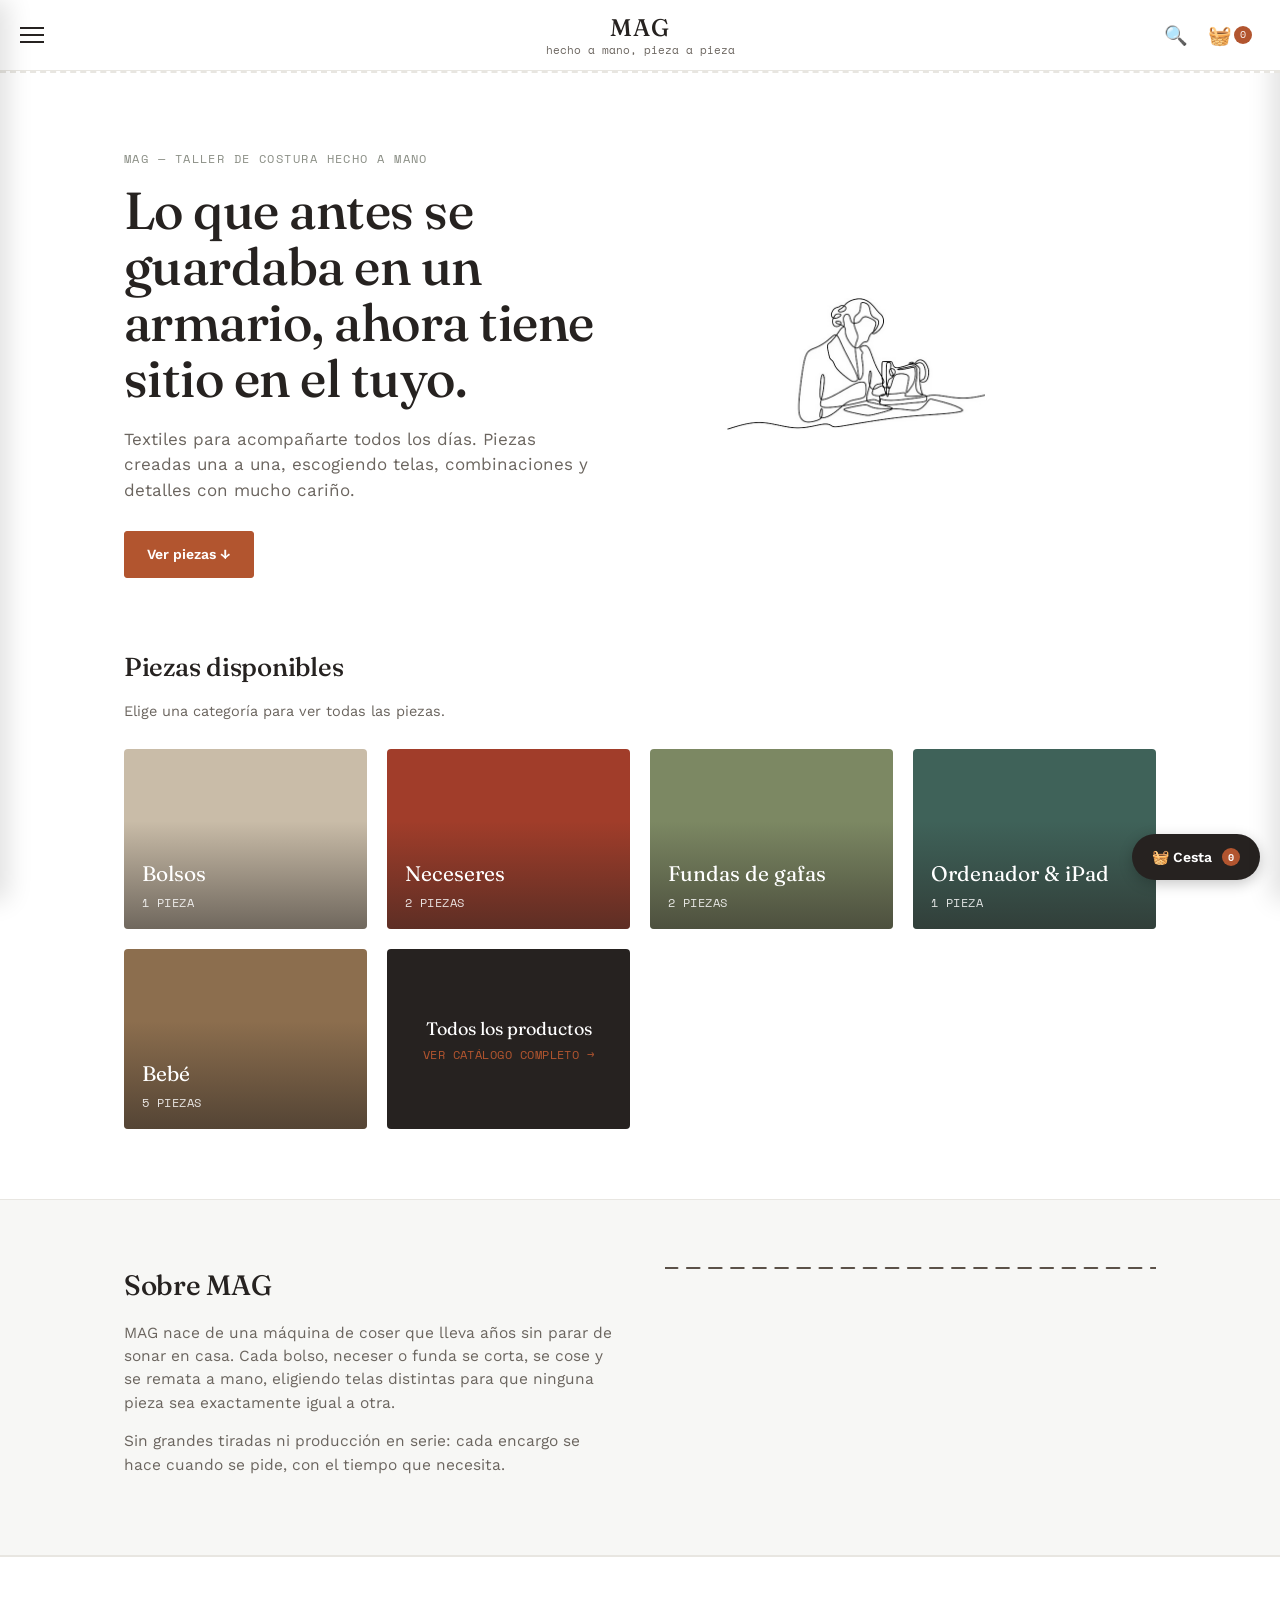
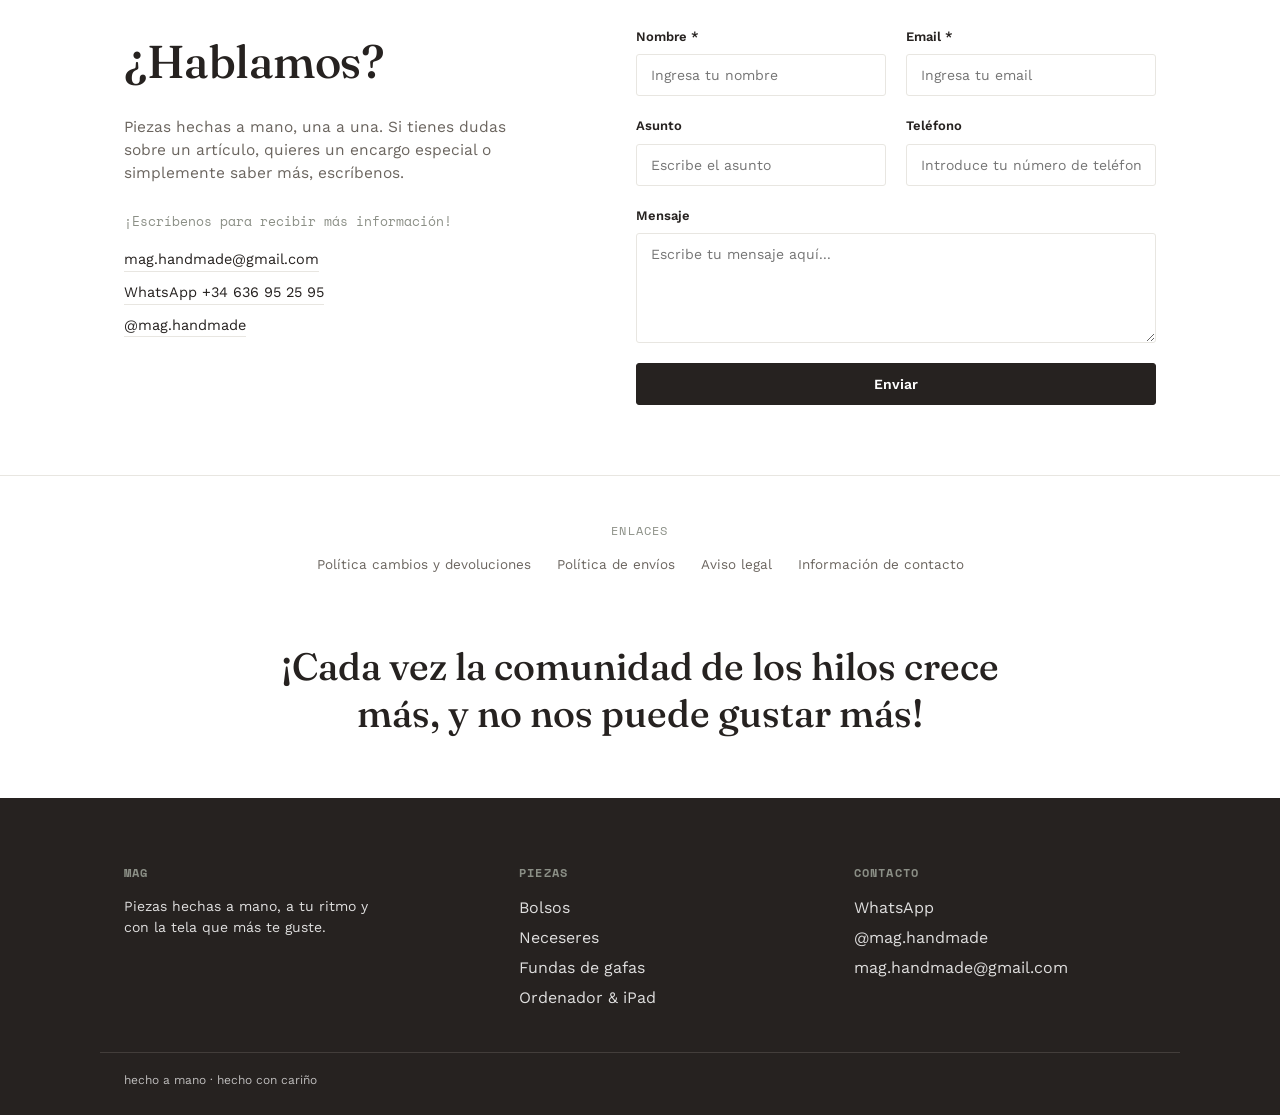
<file: index.html>
<!DOCTYPE html>
<html lang="es">
<head>
<meta charset="UTF-8" />
<meta name="viewport" content="width=device-width, initial-scale=1.0" />
<title>MAG — hecho a mano</title>
<link rel="stylesheet" href="mag-common.css" />
</head>
<body>
<div id="top"></div>
<div id="mag-chrome"></div>
<div id="root"></div>

<script src="mag-common.js"></script>
<script>
/* ====================================================================
   CONFIGURACIÓN de esta página — edita estos valores directamente
   con el Bloc de notas / TextEdit. No hace falta saber programar,
   solo cambiar lo que hay entre comillas.
   ==================================================================== */
const ABOUT_1 = "MAG nace de una máquina de coser que lleva años sin parar de sonar en casa. Cada bolso, neceser o funda se corta, se cose y se remata a mano, eligiendo telas distintas para que ninguna pieza sea exactamente igual a otra.";
const ABOUT_2 = "Sin grandes tiradas ni producción en serie: cada encargo se hace cuando se pide, con el tiempo que necesita.";
const CLOSING_MESSAGE = "¡Cada vez la comunidad de los hilos crece más, y no nos puede gustar más!";

/* Los productos se leen del archivo products.json que está junto a este
   archivo. Para añadir, cambiar o borrar una pieza, se edita ese archivo
   directamente desde la web de GitHub — no hace falta tocar este archivo. */
const DEMO_PRODUCTS = [
  { nombre: "Tote de lino crudo", categoria: "Bolsos", precio: "32", descripcion: "Bolso amplio de lino, forrado y con asas reforzadas a mano.", imagen: "", disponible: "SI" },
];

/* ====================================================================
   HTML de esta página (todo lo que va DEBAJO de la cabecera fija)
   ==================================================================== */
document.getElementById("root").innerHTML = `
  <section class="hero">
    <div class="wrap inner">
      <div>
        <span class="eyebrow">MAG — taller de costura hecho a mano</span>
        <h2>Lo que antes se guardaba en un armario, ahora tiene sitio en el tuyo.</h2>
        <p class="lead">Textiles para acompañarte todos los días. Piezas creadas una a una, escogiendo telas, combinaciones y detalles con mucho cariño.</p>
        <a class="btn btn-clay" href="#catalogo">Ver piezas ↓</a>
      </div>
      <img class="spool-art" src="Imagen.jpeg" alt="Costurera cosiendo a máquina" style="border-radius:4px;" />
    </div>
  </section>

  <section class="catalog-section" id="catalogo">
    <div class="wrap">
      <div class="catalog-head"><h2 style="font-size:26px;">Piezas disponibles</h2></div>
      <p class="cat-tiles-lead">Elige una categoría para ver todas las piezas.</p>
      <div class="cat-tiles" id="cat-tiles"></div>
    </div>
  </section>

  <section class="about" id="sobre">
    <div class="wrap inner">
      <div>
        <h2>Sobre MAG</h2>
        <p>${ABOUT_1}</p>
        <p>${ABOUT_2}</p>
      </div>
      <svg class="stitch" viewBox="0 0 400 8" preserveAspectRatio="none"><line x1="0" y1="4" x2="400" y2="4" stroke="#5B5148" stroke-width="2" stroke-dasharray="10 8" stroke-linecap="round"/></svg>
    </div>
  </section>

  <section class="hablamos" id="contacto">
    <div class="wrap inner">
      <div>
        <h2>¿Hablamos?</h2>
        <p class="lead">Piezas hechas a mano, una a una. Si tienes dudas sobre un artículo, quieres un encargo especial o simplemente saber más, escríbenos.</p>
        <p class="invite">¡Escríbenos para recibir más información!</p>
        <div class="hablamos-contact">
          <a href="mailto:${window.MAG_CONFIG.EMAIL}">${window.MAG_CONFIG.EMAIL}</a>
          <a href="https://wa.me/${window.MAG_CONFIG.WHATSAPP_NUMBER}" target="_blank" rel="noreferrer">WhatsApp +34 636 95 25 95</a>
          <a href="https://instagram.com/${window.MAG_CONFIG.INSTAGRAM_USER}" target="_blank" rel="noreferrer">@${window.MAG_CONFIG.INSTAGRAM_USER}</a>
        </div>
      </div>
      <form class="hablamos-form" id="hablamos-form">
        <div class="form-row">
          <div class="form-group">
            <label for="f-nombre">Nombre *</label>
            <input type="text" id="f-nombre" placeholder="Ingresa tu nombre" required />
          </div>
          <div class="form-group">
            <label for="f-email">Email *</label>
            <input type="email" id="f-email" placeholder="Ingresa tu email" required />
          </div>
        </div>
        <div class="form-row">
          <div class="form-group">
            <label for="f-asunto">Asunto</label>
            <input type="text" id="f-asunto" placeholder="Escribe el asunto" />
          </div>
          <div class="form-group">
            <label for="f-telefono">Teléfono</label>
            <input type="tel" id="f-telefono" placeholder="Introduce tu número de teléfono" />
          </div>
        </div>
        <div class="form-group">
          <label for="f-mensaje">Mensaje</label>
          <textarea id="f-mensaje" placeholder="Escribe tu mensaje aquí..."></textarea>
        </div>
        <button type="submit" class="btn" style="width:100%; justify-content:center;">Enviar</button>
      </form>
    </div>
  </section>

  <section class="legal-links-section">
    <div class="wrap">
      <p class="legal-heading">Enlaces</p>
      <div class="legal-links">
        <a href="legal.html#devoluciones">Política cambios y devoluciones</a>
        <a href="legal.html#envios">Política de envíos</a>
        <a href="legal.html#aviso">Aviso legal</a>
        <a href="legal.html#contacto">Información de contacto</a>
      </div>
    </div>
  </section>

  <section class="closing-msg">
    <p>${CLOSING_MESSAGE}</p>
  </section>

  <footer>
    <div class="wrap inner">
      <div>
        <h4>MAG</h4>
        <p style="opacity:0.85; font-size:14px; max-width:260px;">Piezas hechas a mano, a tu ritmo y con la tela que más te guste.</p>
      </div>
      <div>
        <h4>Piezas</h4>
        <div id="footer-cats"></div>
      </div>
      <div>
        <h4>Contacto</h4>
        <div style="margin-bottom:6px;"><a href="https://wa.me/${window.MAG_CONFIG.WHATSAPP_NUMBER}?text=${encodeURIComponent("Hola! Tengo una consulta sobre MAG")}" target="_blank" rel="noreferrer">WhatsApp</a></div>
        <div style="margin-bottom:6px;"><a href="https://instagram.com/${window.MAG_CONFIG.INSTAGRAM_USER}" target="_blank" rel="noreferrer">@${window.MAG_CONFIG.INSTAGRAM_USER}</a></div>
        <div style="margin-bottom:6px;"><a href="mailto:${window.MAG_CONFIG.EMAIL}">${window.MAG_CONFIG.EMAIL}</a></div>
      </div>
    </div>
    <div class="wrap foot-bottom">hecho a mano · hecho con cariño</div>
  </footer>
`;

/* ====================================================================
   Catálogo: categorías + búsqueda (?buscar=...) + tarjetas con favoritos
   ==================================================================== */
function render(products) {
  const categories = [...new Set(products.map((p) => p.categoria).filter(Boolean))];
  const tilesEl = document.getElementById("cat-tiles");
  const footerCats = document.getElementById("footer-cats");

  tilesEl.innerHTML = categories.map((c, i) => {
    const count = products.filter((p) => p.categoria === c).length;
    return `
      <a class="cat-tile" href="catalogo.html?cat=${encodeURIComponent(c)}" style="background:${SWATCHES[i % SWATCHES.length]}">
        <span class="cat-tile-name">${c}</span>
        <span class="cat-tile-count">${count} ${count === 1 ? "pieza" : "piezas"}</span>
      </a>`;
  }).join("") + `
      <a class="cat-tile cat-tile-all" href="catalogo.html">
        <span class="cat-tile-name">Todos los productos</span>
        <span class="cat-tile-count">Ver catálogo completo →</span>
      </a>`;

  footerCats.innerHTML = categories.slice(0, 4).map((c) => `<div style="margin-bottom:6px;"><a href="catalogo.html?cat=${encodeURIComponent(c)}">${c}</a></div>`).join("");
}

async function init() {
  try {
    const res = await fetch("./products.json");
    const products = await res.json();
    render(Array.isArray(products) && products.length ? products : DEMO_PRODUCTS);
  } catch (e) {
    console.error("No se pudo cargar products.json:", e);
    render(DEMO_PRODUCTS);
  }
}

const hablamosForm = document.getElementById("hablamos-form");
if (hablamosForm) {
  hablamosForm.addEventListener("submit", (e) => {
    e.preventDefault();
    const nombre = document.getElementById("f-nombre").value.trim();
    const email = document.getElementById("f-email").value.trim();
    const asunto = document.getElementById("f-asunto").value.trim();
    const telefono = document.getElementById("f-telefono").value.trim();
    const mensaje = document.getElementById("f-mensaje").value.trim();

    if (!nombre || !email) {
      alert("Por favor, rellena al menos tu nombre y tu email.");
      return;
    }

    let text = `Hola! Soy ${nombre}.\n`;
    if (asunto) text += `Asunto: ${asunto}\n`;
    text += `Email: ${email}\n`;
    if (telefono) text += `Teléfono: ${telefono}\n`;
    if (mensaje) text += `\n${mensaje}`;

    window.open(waLink(text), "_blank", "noreferrer");
    hablamosForm.reset();
  });
}

init();
</script>
</body>
</html>
</file>
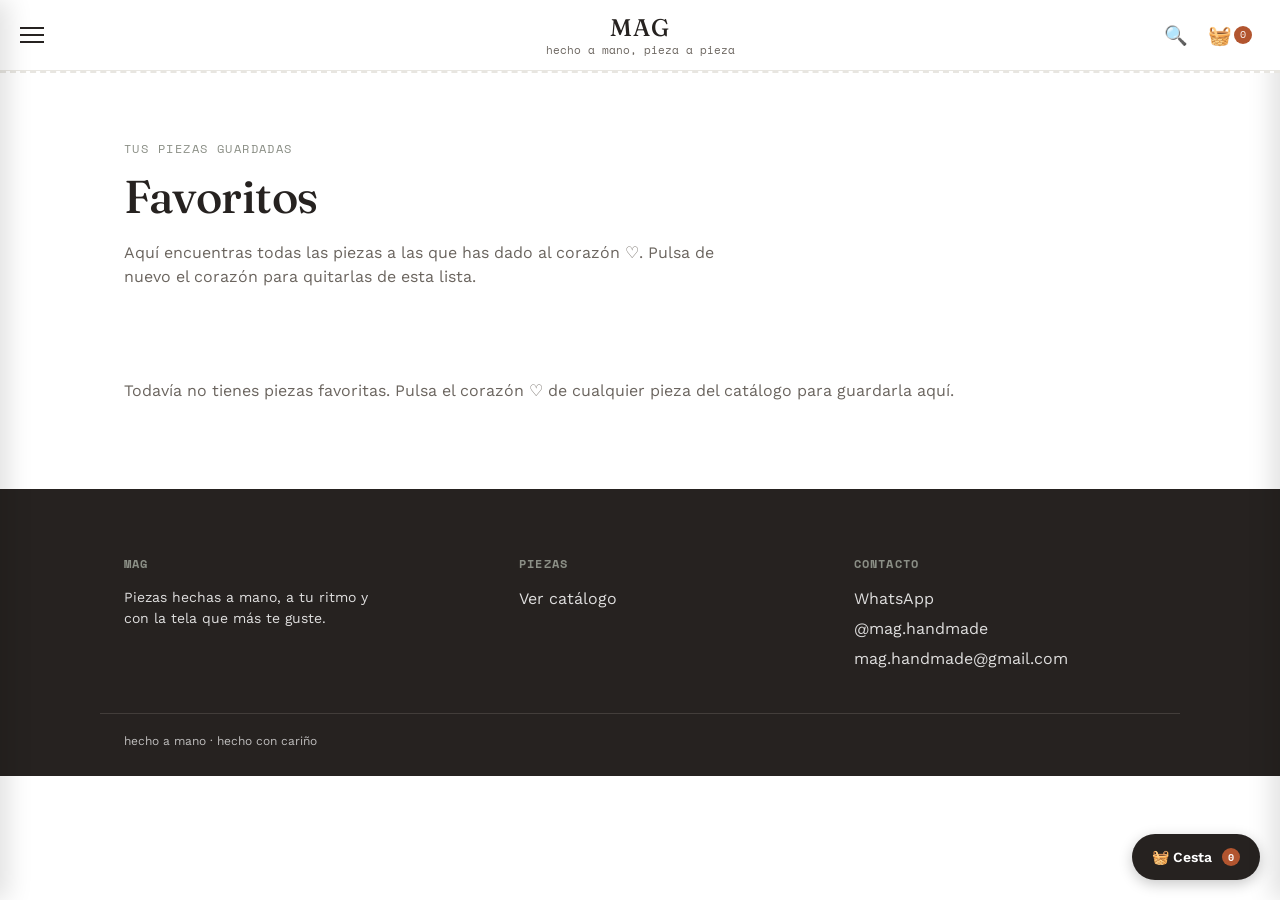
<file: favoritos-2.html>
<!DOCTYPE html>
<html lang="es">
<head>
<meta charset="UTF-8" />
<meta name="viewport" content="width=device-width, initial-scale=1.0" />
<title>Favoritos — MAG</title>
<link rel="stylesheet" href="mag-common.css" />
</head>
<body>
<div id="mag-chrome"></div>

<section class="page-hero">
  <div class="wrap">
    <span class="eyebrow">Tus piezas guardadas</span>
    <h2>Favoritos</h2>
    <p class="lead">Aquí encuentras todas las piezas a las que has dado al corazón ♡. Pulsa de nuevo el corazón para quitarlas de esta lista.</p>
    <div class="fav-subbar" id="fav-subbar" style="display:none;">
      <span class="fav-count-label" id="fav-count-label"></span>
      <button class="cart-clear-btn" id="fav-clear-btn">Vaciar favoritos</button>
    </div>
  </div>
</section>

<section class="catalog-section">
  <div class="wrap">
    <div class="grid" id="fav-grid"></div>
    <p class="empty-msg" id="fav-empty" style="display:none;">Todavía no tienes piezas favoritas. Pulsa el corazón ♡ de cualquier pieza del catálogo para guardarla aquí.</p>
  </div>
</section>

<footer>
  <div class="wrap inner">
    <div>
      <h4>MAG</h4>
      <p style="opacity:0.85; font-size:14px; max-width:260px;">Piezas hechas a mano, a tu ritmo y con la tela que más te guste.</p>
    </div>
    <div>
      <h4>Piezas</h4>
      <div style="margin-bottom:6px;"><a href="index.html#catalogo">Ver catálogo</a></div>
    </div>
    <div>
      <h4>Contacto</h4>
      <div id="fav-footer-contact"></div>
    </div>
  </div>
  <div class="wrap foot-bottom">hecho a mano · hecho con cariño</div>
</footer>

<script src="mag-common.js"></script>
<script>
async function renderFavGrid() {
  const grid = document.getElementById("fav-grid");
  const emptyMsg = document.getElementById("fav-empty");
  const subbar = document.getElementById("fav-subbar");
  const countLabel = document.getElementById("fav-count-label");
  const allProducts = await loadAllProducts();
  const favNames = getFavorites();
  const favProducts = allProducts.filter((p) => favNames.includes(p.nombre));

  emptyMsg.style.display = favProducts.length === 0 ? "block" : "none";
  subbar.style.display = favProducts.length === 0 ? "none" : "flex";
  countLabel.textContent = favProducts.length === 1 ? "1 pieza guardada" : `${favProducts.length} piezas guardadas`;
  grid.innerHTML = favProducts.map((p, i) => productCardHTML(p, i)).join("");
  bindProductCardEvents(grid, favProducts);
}

window.onFavoritesChanged = renderFavGrid;

document.addEventListener("DOMContentLoaded", () => {
  renderFavGrid();
  document.getElementById("fav-clear-btn").addEventListener("click", clearFavorites);
  document.getElementById("fav-footer-contact").innerHTML = `
    <div style="margin-bottom:6px;"><a href="https://wa.me/${window.MAG_CONFIG.WHATSAPP_NUMBER}" target="_blank" rel="noreferrer">WhatsApp</a></div>
    <div style="margin-bottom:6px;"><a href="https://instagram.com/${window.MAG_CONFIG.INSTAGRAM_USER}" target="_blank" rel="noreferrer">@${window.MAG_CONFIG.INSTAGRAM_USER}</a></div>
    <div style="margin-bottom:6px;"><a href="mailto:${window.MAG_CONFIG.EMAIL}">${window.MAG_CONFIG.EMAIL}</a></div>
  `;
});
</script>
</body>
</html>
</file>
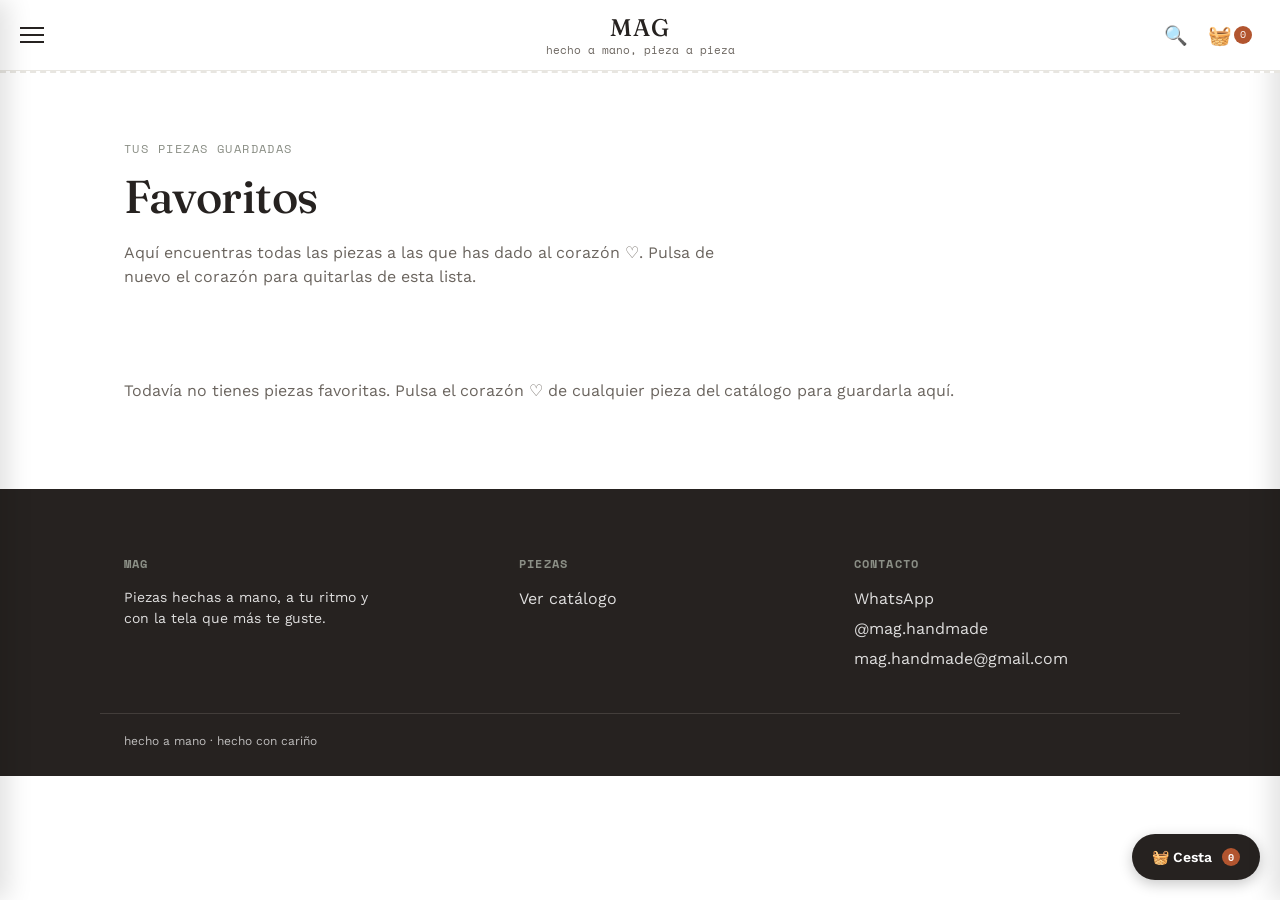
<file: favoritos-3.html>
<!DOCTYPE html>
<html lang="es">
<head>
<meta charset="UTF-8" />
<meta name="viewport" content="width=device-width, initial-scale=1.0" />
<title>Favoritos — MAG</title>
<link rel="stylesheet" href="mag-common.css" />
</head>
<body>
<div id="mag-chrome"></div>

<section class="page-hero">
  <div class="wrap">
    <span class="eyebrow">Tus piezas guardadas</span>
    <h2>Favoritos</h2>
    <p class="lead">Aquí encuentras todas las piezas a las que has dado al corazón ♡. Pulsa de nuevo el corazón para quitarlas de esta lista.</p>
    <div class="fav-subbar" id="fav-subbar" style="display:none;">
      <span class="fav-count-label" id="fav-count-label"></span>
      <button class="cart-clear-btn" id="fav-clear-btn">Vaciar favoritos</button>
    </div>
  </div>
</section>

<section class="catalog-section">
  <div class="wrap">
    <div class="grid" id="fav-grid"></div>
    <p class="empty-msg" id="fav-empty" style="display:none;">Todavía no tienes piezas favoritas. Pulsa el corazón ♡ de cualquier pieza del catálogo para guardarla aquí.</p>
  </div>
</section>

<footer>
  <div class="wrap inner">
    <div>
      <h4>MAG</h4>
      <p style="opacity:0.85; font-size:14px; max-width:260px;">Piezas hechas a mano, a tu ritmo y con la tela que más te guste.</p>
    </div>
    <div>
      <h4>Piezas</h4>
      <div style="margin-bottom:6px;"><a href="catalogo.html">Ver catálogo</a></div>
    </div>
    <div>
      <h4>Contacto</h4>
      <div id="fav-footer-contact"></div>
    </div>
  </div>
  <div class="wrap foot-bottom">hecho a mano · hecho con cariño</div>
</footer>

<script src="mag-common.js"></script>
<script>
async function renderFavGrid() {
  const grid = document.getElementById("fav-grid");
  const emptyMsg = document.getElementById("fav-empty");
  const subbar = document.getElementById("fav-subbar");
  const countLabel = document.getElementById("fav-count-label");
  const allProducts = await loadAllProducts();
  const favNames = getFavorites();
  const favProducts = allProducts.filter((p) => favNames.includes(p.nombre));

  emptyMsg.style.display = favProducts.length === 0 ? "block" : "none";
  subbar.style.display = favProducts.length === 0 ? "none" : "flex";
  countLabel.textContent = favProducts.length === 1 ? "1 pieza guardada" : `${favProducts.length} piezas guardadas`;
  grid.innerHTML = favProducts.map((p, i) => productCardHTML(p, i)).join("");
  bindProductCardEvents(grid, favProducts);
}

window.onFavoritesChanged = renderFavGrid;

document.addEventListener("DOMContentLoaded", () => {
  renderFavGrid();
  document.getElementById("fav-clear-btn").addEventListener("click", clearFavorites);
  document.getElementById("fav-footer-contact").innerHTML = `
    <div style="margin-bottom:6px;"><a href="https://wa.me/${window.MAG_CONFIG.WHATSAPP_NUMBER}" target="_blank" rel="noreferrer">WhatsApp</a></div>
    <div style="margin-bottom:6px;"><a href="https://instagram.com/${window.MAG_CONFIG.INSTAGRAM_USER}" target="_blank" rel="noreferrer">@${window.MAG_CONFIG.INSTAGRAM_USER}</a></div>
    <div style="margin-bottom:6px;"><a href="mailto:${window.MAG_CONFIG.EMAIL}">${window.MAG_CONFIG.EMAIL}</a></div>
  `;
});
</script>
</body>
</html>
</file>
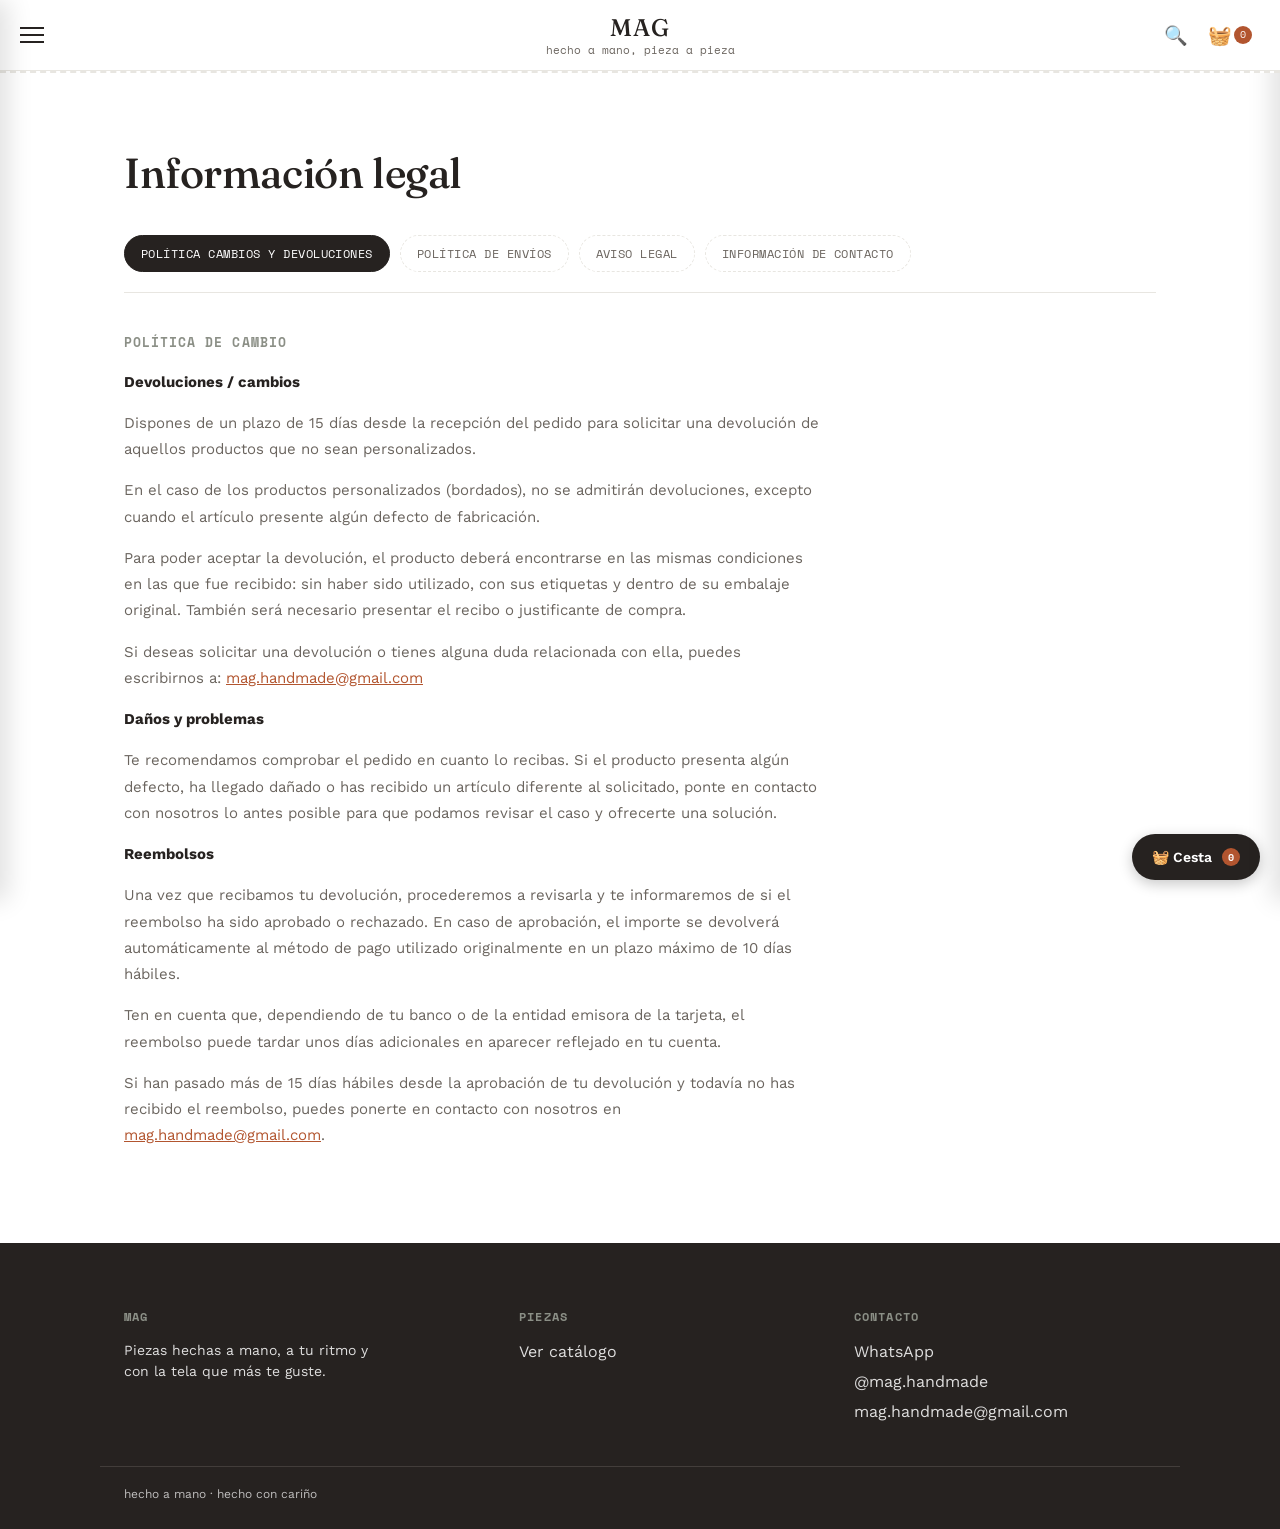
<file: legal-2.html>
<!DOCTYPE html>
<html lang="es">
<head>
<meta charset="UTF-8" />
<meta name="viewport" content="width=device-width, initial-scale=1.0" />
<title>MAG — Información legal</title>
<link rel="stylesheet" href="mag-common.css" />
</head>
<body>
<div id="mag-chrome"></div>

<section class="legal-page">
  <div class="wrap">
    <h2>Información legal</h2>
    <div class="legal-tabs" id="legal-tabs"></div>
    <div class="legal-content" id="legal-content"></div>
  </div>
</section>

<footer>
  <div class="wrap inner">
    <div>
      <h4>MAG</h4>
      <p style="opacity:0.85; font-size:14px; max-width:260px;">Piezas hechas a mano, a tu ritmo y con la tela que más te guste.</p>
    </div>
    <div>
      <h4>Piezas</h4>
      <div style="margin-bottom:6px;"><a href="index.html#catalogo">Ver catálogo</a></div>
    </div>
    <div>
      <h4>Contacto</h4>
      <div id="legal-footer-contact"></div>
    </div>
  </div>
  <div class="wrap foot-bottom">hecho a mano · hecho con cariño</div>
</footer>

<script src="mag-common.js"></script>
<script>
const LEGAL_TEXTS = {
  devoluciones: `
    <h4>Política de cambio</h4>
    <p><strong>Devoluciones / cambios</strong></p>
    <p>Dispones de un plazo de 15 días desde la recepción del pedido para solicitar una devolución de aquellos productos que no sean personalizados.</p>
    <p>En el caso de los productos personalizados (bordados), no se admitirán devoluciones, excepto cuando el artículo presente algún defecto de fabricación.</p>
    <p>Para poder aceptar la devolución, el producto deberá encontrarse en las mismas condiciones en las que fue recibido: sin haber sido utilizado, con sus etiquetas y dentro de su embalaje original. También será necesario presentar el recibo o justificante de compra.</p>
    <p>Si deseas solicitar una devolución o tienes alguna duda relacionada con ella, puedes escribirnos a: <a href="mailto:${window.MAG_CONFIG.EMAIL}">${window.MAG_CONFIG.EMAIL}</a></p>
    <p><strong>Daños y problemas</strong></p>
    <p>Te recomendamos comprobar el pedido en cuanto lo recibas. Si el producto presenta algún defecto, ha llegado dañado o has recibido un artículo diferente al solicitado, ponte en contacto con nosotros lo antes posible para que podamos revisar el caso y ofrecerte una solución.</p>
    <p><strong>Reembolsos</strong></p>
    <p>Una vez que recibamos tu devolución, procederemos a revisarla y te informaremos de si el reembolso ha sido aprobado o rechazado. En caso de aprobación, el importe se devolverá automáticamente al método de pago utilizado originalmente en un plazo máximo de 10 días hábiles.</p>
    <p>Ten en cuenta que, dependiendo de tu banco o de la entidad emisora de la tarjeta, el reembolso puede tardar unos días adicionales en aparecer reflejado en tu cuenta.</p>
    <p>Si han pasado más de 15 días hábiles desde la aprobación de tu devolución y todavía no has recibido el reembolso, puedes ponerte en contacto con nosotros en <a href="mailto:${window.MAG_CONFIG.EMAIL}">${window.MAG_CONFIG.EMAIL}</a>.</p>
  `,
  envios: `
    <h4>Política de envío</h4>
    <p><strong>Política de Envíos y Entregas</strong></p>
    <p>Preparamos cada pedido de forma cuidadosa para que puedas recibirlo en las mejores condiciones posibles, ya sea mediante entrega en mano o a través de envío por Correos.</p>
    <p><strong>Coste de envío</strong></p>
    <ul>
      <li>Los pedidos enviados por Correos tienen un coste de 4,99 €.</li>
      <li>Los pedidos superiores a 60 € disfrutan de envío gratuito.</li>
      <li>Las entregas en mano no tienen ningún coste adicional.</li>
    </ul>
    <p><strong>Forma de entrega</strong></p>
    <ul>
      <li>Ofrecemos la posibilidad de recoger el pedido mediante entrega en mano, acordando previamente el lugar y la hora.</li>
      <li>Para los pedidos enviados, utilizamos Correos como servicio de mensajería.</li>
      <li>Todos los productos se preparan y empaquetan cuidadosamente antes de ser entregados o enviados, con el objetivo de que lleguen en perfectas condiciones.</li>
    </ul>
    <p><strong>Plazos de entrega</strong></p>
    <ul>
      <li>En los pedidos enviados por Correos, el plazo estimado de entrega es de 24 a 72 horas desde que el pedido ha sido preparado y enviado, siempre que el producto esté disponible en stock.</li>
      <li>En el caso de productos personalizados, el plazo máximo de preparación será de 15 días hábiles antes de proceder a su entrega o envío.</li>
      <li>Las entregas en mano se realizarán en el día y lugar acordados previamente con el cliente.</li>
    </ul>
  `,
  aviso: `
    <h4>Aviso legal</h4>
    <p>De acuerdo con lo establecido en el artículo 10 de la Ley 34/2002, de 11 de julio, de Servicios de la Sociedad de la Información y de Comercio Electrónico (LSSICE), se facilita la siguiente información sobre la persona responsable de este sitio web:</p>
    <p>Titular: María José Arcón Gauses<br>Nombre comercial: MAG<br>Correo electrónico: <a href="mailto:${window.MAG_CONFIG.EMAIL}">${window.MAG_CONFIG.EMAIL}</a></p>
    <p><strong>1. Objeto</strong></p>
    <p>Este Aviso Legal establece las condiciones de acceso, navegación y uso de este sitio web (en adelante, "el Sitio Web"), así como las normas relacionadas con el uso de los contenidos, productos y servicios que se encuentran disponibles en él.</p>
    <p>El acceso y la navegación por el Sitio Web implican la aceptación de las condiciones recogidas en este Aviso Legal.</p>
    <p><strong>2. Uso del sitio web</strong></p>
    <p>El usuario se compromete a utilizar el Sitio Web de manera responsable y respetando en todo momento la legislación vigente, así como las presentes condiciones de uso.</p>
    <p>No está permitido utilizar el Sitio Web para realizar actividades ilegales, perjudiciales o que puedan afectar a su correcto funcionamiento, ni para causar daños a MAG o a terceras personas.</p>
    <p>El usuario será responsable de cualquier daño o perjuicio que pueda ocasionar como consecuencia de un uso incorrecto o contrario a estas condiciones.</p>
    <p><strong>3. Propiedad intelectual e industrial</strong></p>
    <p>Los contenidos que forman parte del Sitio Web, incluyendo textos, fotografías, diseños, logotipos, imágenes, iconos, nombres comerciales y demás elementos, pertenecen a MAG o se utilizan con la correspondiente autorización de sus titulares.</p>
    <p>No se permite copiar, modificar, distribuir, reproducir o utilizar estos contenidos con fines comerciales o de cualquier otra naturaleza sin contar previamente con la autorización correspondiente.</p>
    <p><strong>4. Responsabilidad</strong></p>
    <p>MAG trabaja para mantener el Sitio Web disponible y funcionando correctamente. Sin embargo, no se garantiza que el acceso al mismo sea permanente o que no puedan producirse errores, interrupciones o problemas técnicos.</p>
    <p>MAG tampoco se hace responsable de los posibles daños que puedan producirse como consecuencia de un uso inadecuado del Sitio Web o de sus contenidos.</p>
    <p><strong>5. Legislación aplicable</strong></p>
    <p>Este Aviso Legal se regirá por la legislación española vigente.</p>
    <p>En caso de que surgiera cualquier conflicto relacionado con el uso del Sitio Web, se acudirá a los juzgados y tribunales de Valencia.</p>
  `,
  contacto: `
    <h4>Información de contacto</h4>
    <p>Puedes escribirnos por cualquiera de estos medios y te responderemos lo antes posible:</p>
    <p>Email: <a href="mailto:${window.MAG_CONFIG.EMAIL}">${window.MAG_CONFIG.EMAIL}</a><br>WhatsApp: <a href="https://wa.me/${window.MAG_CONFIG.WHATSAPP_NUMBER}" target="_blank" rel="noreferrer">enviar mensaje</a><br>Instagram: <a href="https://instagram.com/${window.MAG_CONFIG.INSTAGRAM_USER}" target="_blank" rel="noreferrer">@${window.MAG_CONFIG.INSTAGRAM_USER}</a></p>
  `,
};
const LEGAL_LABELS = {
  devoluciones: "Política cambios y devoluciones",
  envios: "Política de envíos",
  aviso: "Aviso legal",
  contacto: "Información de contacto",
};
const LEGAL_ORDER = ["devoluciones", "envios", "aviso", "contacto"];

function renderLegalTabs(active) {
  const tabsEl = document.getElementById("legal-tabs");
  tabsEl.innerHTML = LEGAL_ORDER.map((key) => `<button class="legal-tab ${key === active ? "active" : ""}" data-key="${key}">${LEGAL_LABELS[key]}</button>`).join("");
  tabsEl.querySelectorAll(".legal-tab").forEach((btn) => {
    btn.addEventListener("click", () => {
      history.replaceState(null, "", "#" + btn.dataset.key);
      showLegalTab(btn.dataset.key);
    });
  });
}
function showLegalTab(key) {
  document.getElementById("legal-content").innerHTML = LEGAL_TEXTS[key] || LEGAL_TEXTS.devoluciones;
  renderLegalTabs(key);
}

document.addEventListener("DOMContentLoaded", () => {
  const initial = LEGAL_ORDER.includes(location.hash.replace("#", "")) ? location.hash.replace("#", "") : "devoluciones";
  showLegalTab(initial);
  document.getElementById("legal-footer-contact").innerHTML = `
    <div style="margin-bottom:6px;"><a href="https://wa.me/${window.MAG_CONFIG.WHATSAPP_NUMBER}" target="_blank" rel="noreferrer">WhatsApp</a></div>
    <div style="margin-bottom:6px;"><a href="https://instagram.com/${window.MAG_CONFIG.INSTAGRAM_USER}" target="_blank" rel="noreferrer">@${window.MAG_CONFIG.INSTAGRAM_USER}</a></div>
    <div style="margin-bottom:6px;"><a href="mailto:${window.MAG_CONFIG.EMAIL}">${window.MAG_CONFIG.EMAIL}</a></div>
  `;
});
</script>
</body>
</html>
</file>
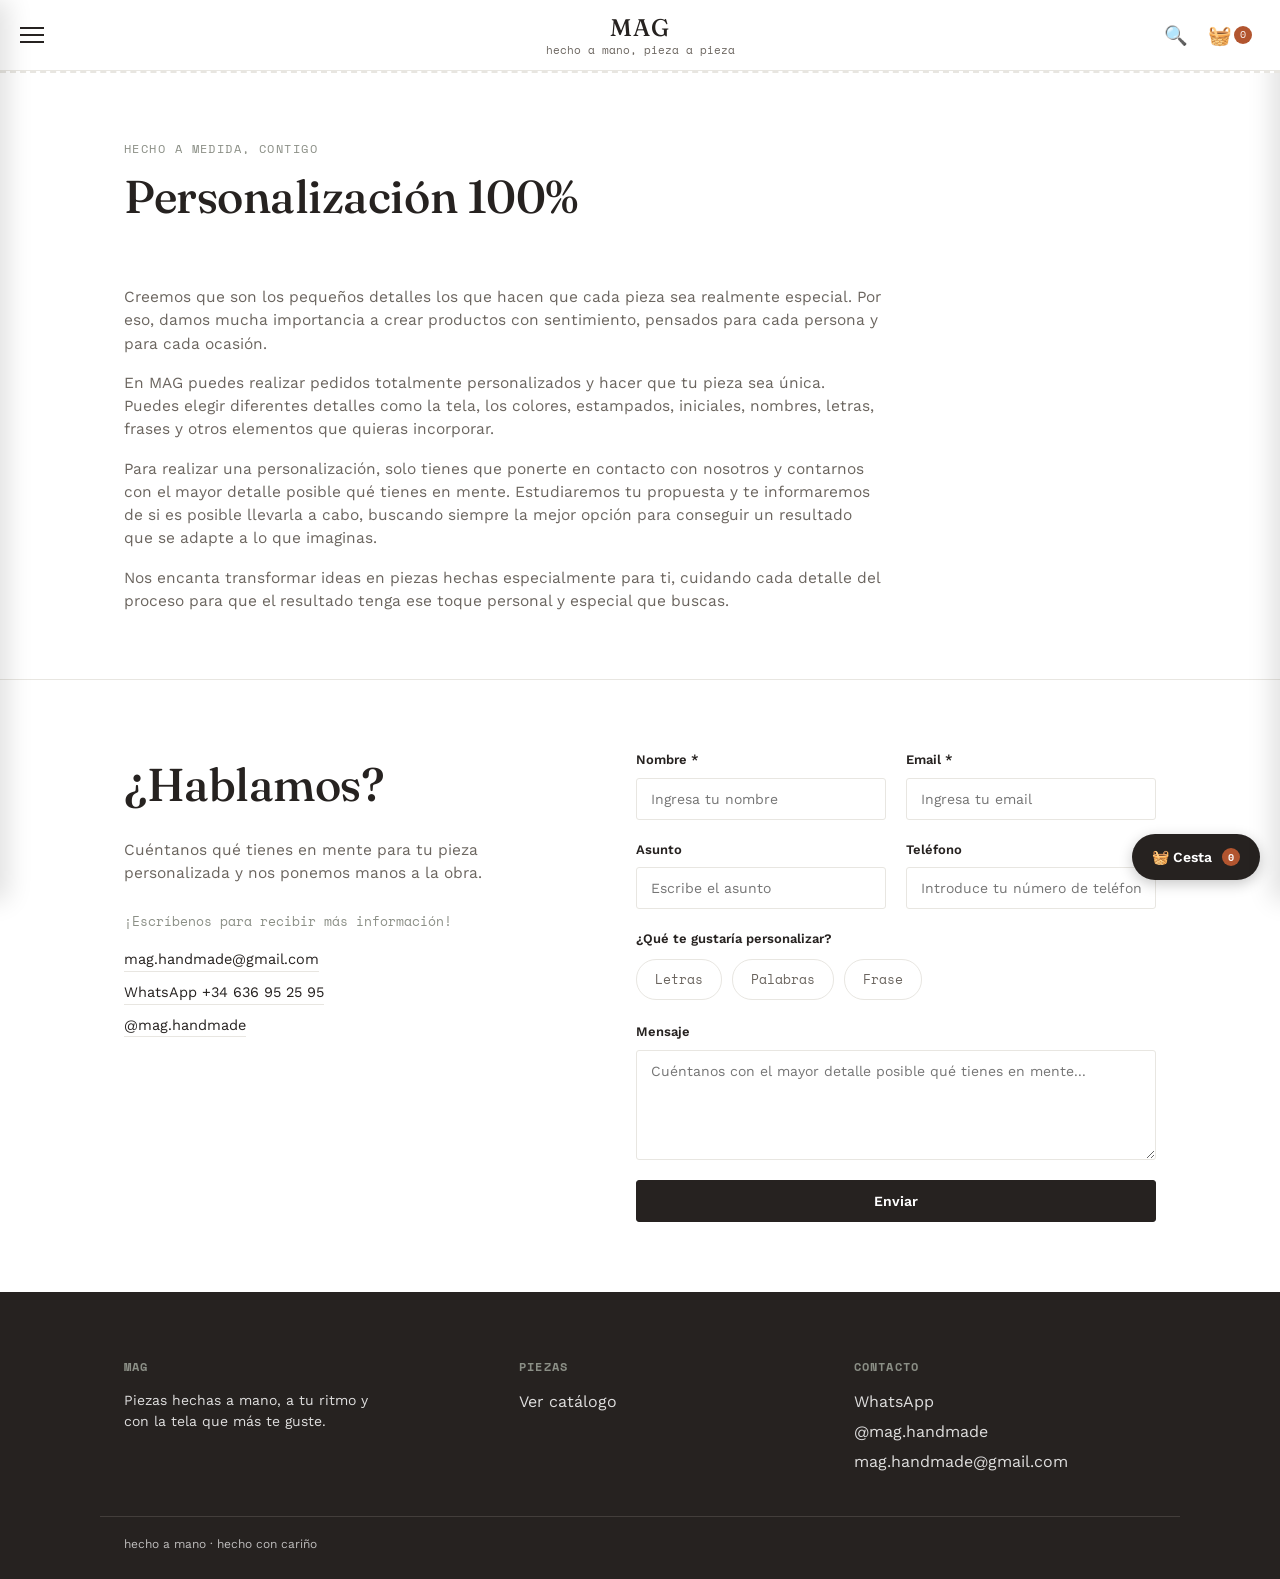
<file: personalizacion-2.html>
<!DOCTYPE html>
<html lang="es">
<head>
<meta charset="UTF-8" />
<meta name="viewport" content="width=device-width, initial-scale=1.0" />
<title>Personalización 100% — MAG</title>
<link rel="stylesheet" href="mag-common.css" />
</head>
<body>
<div id="mag-chrome"></div>

<section class="page-hero">
  <div class="wrap">
    <span class="eyebrow">Hecho a medida, contigo</span>
    <h2>Personalización 100%</h2>
  </div>
</section>

<section class="personalizacion-text">
  <div class="wrap">
    <p>Creemos que son los pequeños detalles los que hacen que cada pieza sea realmente especial. Por eso, damos mucha importancia a crear productos con sentimiento, pensados para cada persona y para cada ocasión.</p>
    <p>En MAG puedes realizar pedidos totalmente personalizados y hacer que tu pieza sea única. Puedes elegir diferentes detalles como la tela, los colores, estampados, iniciales, nombres, letras, frases y otros elementos que quieras incorporar.</p>
    <p>Para realizar una personalización, solo tienes que ponerte en contacto con nosotros y contarnos con el mayor detalle posible qué tienes en mente. Estudiaremos tu propuesta y te informaremos de si es posible llevarla a cabo, buscando siempre la mejor opción para conseguir un resultado que se adapte a lo que imaginas.</p>
    <p>Nos encanta transformar ideas en piezas hechas especialmente para ti, cuidando cada detalle del proceso para que el resultado tenga ese toque personal y especial que buscas.</p>
  </div>
</section>

<section class="hablamos" id="contacto-personalizacion">
  <div class="wrap inner">
    <div>
      <h2>¿Hablamos?</h2>
      <p class="lead">Cuéntanos qué tienes en mente para tu pieza personalizada y nos ponemos manos a la obra.</p>
      <p class="invite">¡Escríbenos para recibir más información!</p>
      <div class="hablamos-contact" id="personalizacion-contact-links"></div>
    </div>
    <form class="hablamos-form" id="personalizacion-form">
      <div class="form-row">
        <div class="form-group">
          <label for="p-nombre">Nombre *</label>
          <input type="text" id="p-nombre" placeholder="Ingresa tu nombre" required />
        </div>
        <div class="form-group">
          <label for="p-email">Email *</label>
          <input type="email" id="p-email" placeholder="Ingresa tu email" required />
        </div>
      </div>
      <div class="form-row">
        <div class="form-group">
          <label for="p-asunto">Asunto</label>
          <input type="text" id="p-asunto" placeholder="Escribe el asunto" />
        </div>
        <div class="form-group">
          <label for="p-telefono">Teléfono</label>
          <input type="tel" id="p-telefono" placeholder="Introduce tu número de teléfono" />
        </div>
      </div>

      <div class="option-group">
        <label>¿Qué te gustaría personalizar?</label>
        <div class="option-choices">
          <label class="option-choice">
            <input type="checkbox" name="opcion" value="Letras" />
            <span>Letras</span>
          </label>
          <label class="option-choice">
            <input type="checkbox" name="opcion" value="Palabras" />
            <span>Palabras</span>
          </label>
          <label class="option-choice">
            <input type="checkbox" name="opcion" value="Frase" />
            <span>Frase</span>
          </label>
        </div>
      </div>

      <div class="form-group">
        <label for="p-mensaje">Mensaje</label>
        <textarea id="p-mensaje" placeholder="Cuéntanos con el mayor detalle posible qué tienes en mente..."></textarea>
      </div>
      <button type="submit" class="btn" style="width:100%; justify-content:center;">Enviar</button>
    </form>
  </div>
</section>

<footer>
  <div class="wrap inner">
    <div>
      <h4>MAG</h4>
      <p style="opacity:0.85; font-size:14px; max-width:260px;">Piezas hechas a mano, a tu ritmo y con la tela que más te guste.</p>
    </div>
    <div>
      <h4>Piezas</h4>
      <div style="margin-bottom:6px;"><a href="index.html#catalogo">Ver catálogo</a></div>
    </div>
    <div>
      <h4>Contacto</h4>
      <div id="personalizacion-footer-contact"></div>
    </div>
  </div>
  <div class="wrap foot-bottom">hecho a mano · hecho con cariño</div>
</footer>

<script src="mag-common.js"></script>
<script>
document.addEventListener("DOMContentLoaded", () => {
  document.getElementById("personalizacion-contact-links").innerHTML = `
    <a href="mailto:${window.MAG_CONFIG.EMAIL}">${window.MAG_CONFIG.EMAIL}</a>
    <a href="https://wa.me/${window.MAG_CONFIG.WHATSAPP_NUMBER}" target="_blank" rel="noreferrer">WhatsApp +34 636 95 25 95</a>
    <a href="https://instagram.com/${window.MAG_CONFIG.INSTAGRAM_USER}" target="_blank" rel="noreferrer">@${window.MAG_CONFIG.INSTAGRAM_USER}</a>
  `;
  document.getElementById("personalizacion-footer-contact").innerHTML = `
    <div style="margin-bottom:6px;"><a href="https://wa.me/${window.MAG_CONFIG.WHATSAPP_NUMBER}" target="_blank" rel="noreferrer">WhatsApp</a></div>
    <div style="margin-bottom:6px;"><a href="https://instagram.com/${window.MAG_CONFIG.INSTAGRAM_USER}" target="_blank" rel="noreferrer">@${window.MAG_CONFIG.INSTAGRAM_USER}</a></div>
    <div style="margin-bottom:6px;"><a href="mailto:${window.MAG_CONFIG.EMAIL}">${window.MAG_CONFIG.EMAIL}</a></div>
  `;
});

const personalizacionForm = document.getElementById("personalizacion-form");
personalizacionForm.addEventListener("submit", (e) => {
  e.preventDefault();
  const nombre = document.getElementById("p-nombre").value.trim();
  const email = document.getElementById("p-email").value.trim();
  const asunto = document.getElementById("p-asunto").value.trim();
  const telefono = document.getElementById("p-telefono").value.trim();
  const mensaje = document.getElementById("p-mensaje").value.trim();
  const opciones = Array.from(document.querySelectorAll('input[name="opcion"]:checked')).map((el) => el.value);

  if (!nombre || !email) {
    alert("Por favor, rellena al menos tu nombre y tu email.");
    return;
  }

  let text = `Hola! Soy ${nombre} y quiero una pieza personalizada.\n`;
  if (asunto) text += `Asunto: ${asunto}\n`;
  text += `Email: ${email}\n`;
  if (telefono) text += `Teléfono: ${telefono}\n`;
  if (opciones.length) text += `Quiero personalizar: ${opciones.join(", ")}\n`;
  if (mensaje) text += `\n${mensaje}`;

  window.open(waLink(text), "_blank", "noreferrer");
  personalizacionForm.reset();
});
</script>
</body>
</html>
</file>
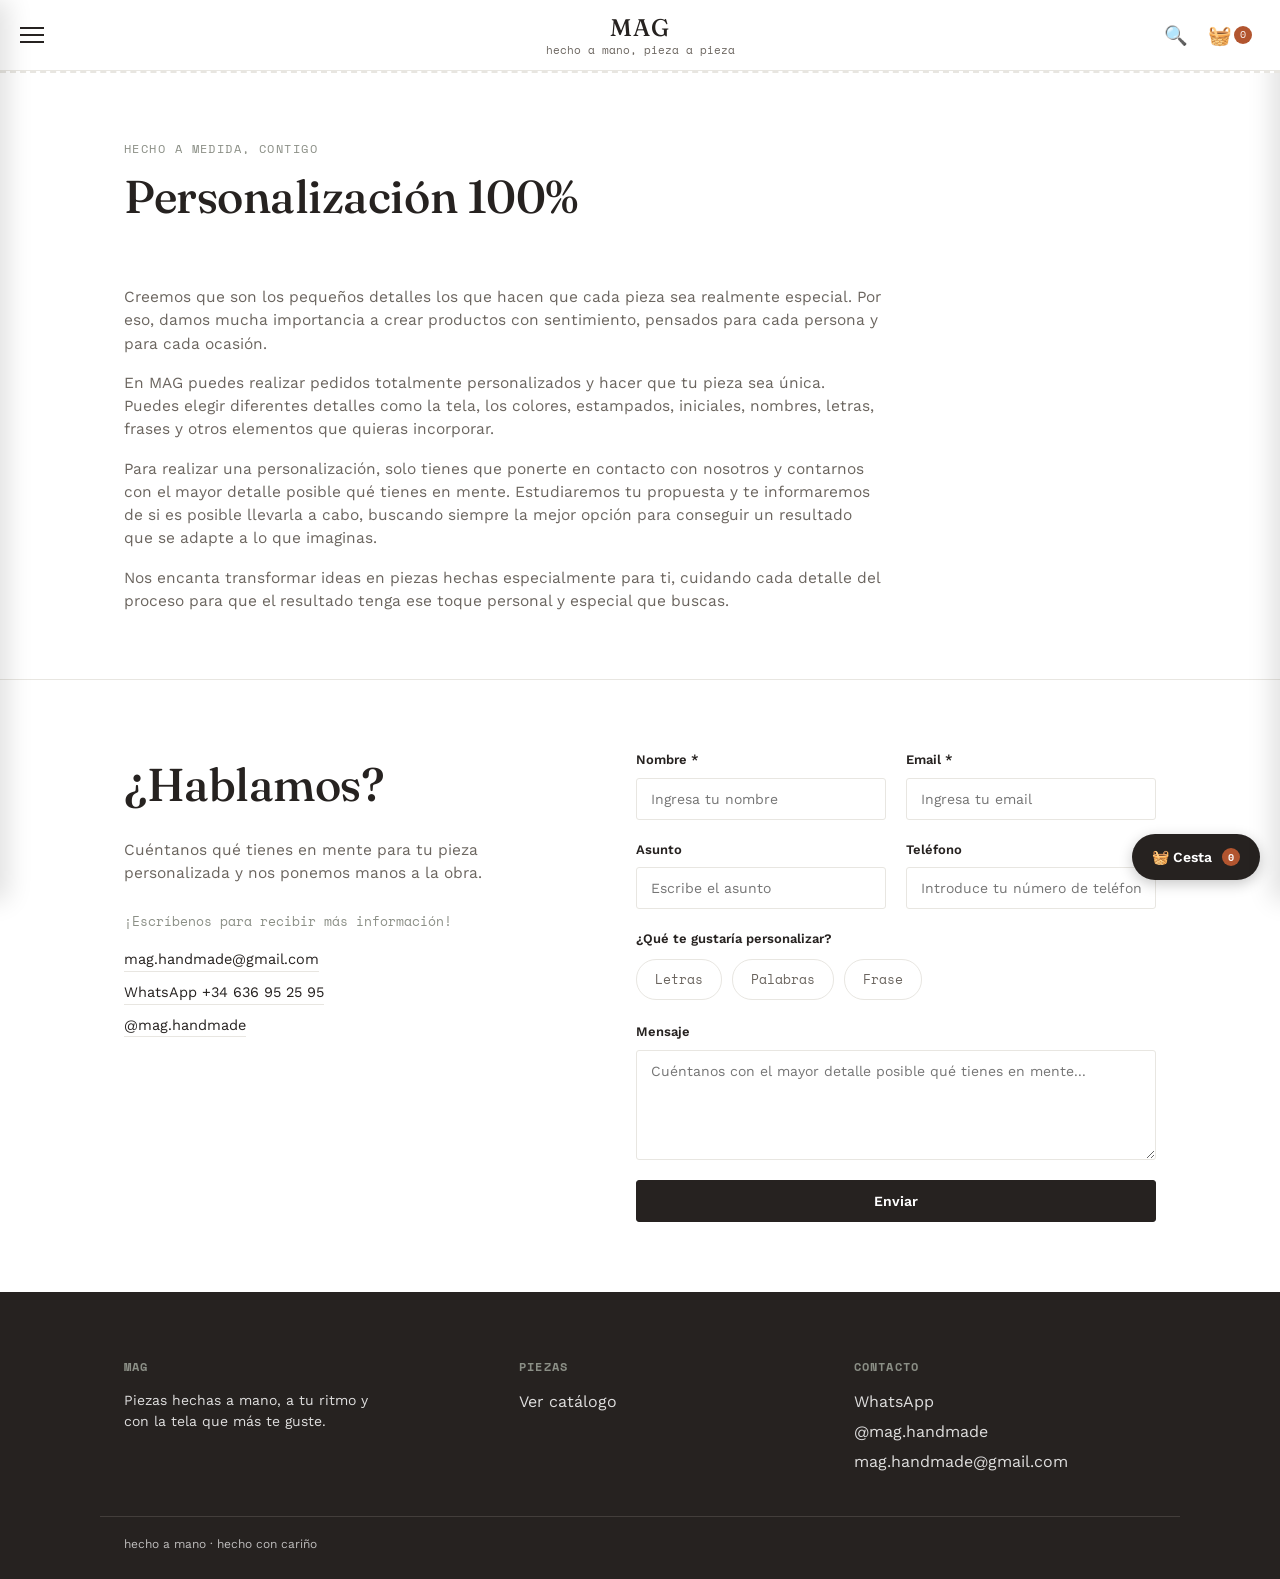
<file: personalizacion-3.html>
<!DOCTYPE html>
<html lang="es">
<head>
<meta charset="UTF-8" />
<meta name="viewport" content="width=device-width, initial-scale=1.0" />
<title>Personalización 100% — MAG</title>
<link rel="stylesheet" href="mag-common.css" />
</head>
<body>
<div id="mag-chrome"></div>

<section class="page-hero">
  <div class="wrap">
    <span class="eyebrow">Hecho a medida, contigo</span>
    <h2>Personalización 100%</h2>
  </div>
</section>

<section class="personalizacion-text">
  <div class="wrap">
    <p>Creemos que son los pequeños detalles los que hacen que cada pieza sea realmente especial. Por eso, damos mucha importancia a crear productos con sentimiento, pensados para cada persona y para cada ocasión.</p>
    <p>En MAG puedes realizar pedidos totalmente personalizados y hacer que tu pieza sea única. Puedes elegir diferentes detalles como la tela, los colores, estampados, iniciales, nombres, letras, frases y otros elementos que quieras incorporar.</p>
    <p>Para realizar una personalización, solo tienes que ponerte en contacto con nosotros y contarnos con el mayor detalle posible qué tienes en mente. Estudiaremos tu propuesta y te informaremos de si es posible llevarla a cabo, buscando siempre la mejor opción para conseguir un resultado que se adapte a lo que imaginas.</p>
    <p>Nos encanta transformar ideas en piezas hechas especialmente para ti, cuidando cada detalle del proceso para que el resultado tenga ese toque personal y especial que buscas.</p>
  </div>
</section>

<section class="hablamos" id="contacto-personalizacion">
  <div class="wrap inner">
    <div>
      <h2>¿Hablamos?</h2>
      <p class="lead">Cuéntanos qué tienes en mente para tu pieza personalizada y nos ponemos manos a la obra.</p>
      <p class="invite">¡Escríbenos para recibir más información!</p>
      <div class="hablamos-contact" id="personalizacion-contact-links"></div>
    </div>
    <form class="hablamos-form" id="personalizacion-form">
      <div class="form-row">
        <div class="form-group">
          <label for="p-nombre">Nombre *</label>
          <input type="text" id="p-nombre" placeholder="Ingresa tu nombre" required />
        </div>
        <div class="form-group">
          <label for="p-email">Email *</label>
          <input type="email" id="p-email" placeholder="Ingresa tu email" required />
        </div>
      </div>
      <div class="form-row">
        <div class="form-group">
          <label for="p-asunto">Asunto</label>
          <input type="text" id="p-asunto" placeholder="Escribe el asunto" />
        </div>
        <div class="form-group">
          <label for="p-telefono">Teléfono</label>
          <input type="tel" id="p-telefono" placeholder="Introduce tu número de teléfono" />
        </div>
      </div>

      <div class="option-group">
        <label>¿Qué te gustaría personalizar?</label>
        <div class="option-choices">
          <label class="option-choice">
            <input type="checkbox" name="opcion" value="Letras" />
            <span>Letras</span>
          </label>
          <label class="option-choice">
            <input type="checkbox" name="opcion" value="Palabras" />
            <span>Palabras</span>
          </label>
          <label class="option-choice">
            <input type="checkbox" name="opcion" value="Frase" />
            <span>Frase</span>
          </label>
        </div>
      </div>

      <div class="form-group">
        <label for="p-mensaje">Mensaje</label>
        <textarea id="p-mensaje" placeholder="Cuéntanos con el mayor detalle posible qué tienes en mente..."></textarea>
      </div>
      <button type="submit" class="btn" style="width:100%; justify-content:center;">Enviar</button>
    </form>
  </div>
</section>

<footer>
  <div class="wrap inner">
    <div>
      <h4>MAG</h4>
      <p style="opacity:0.85; font-size:14px; max-width:260px;">Piezas hechas a mano, a tu ritmo y con la tela que más te guste.</p>
    </div>
    <div>
      <h4>Piezas</h4>
      <div style="margin-bottom:6px;"><a href="catalogo.html">Ver catálogo</a></div>
    </div>
    <div>
      <h4>Contacto</h4>
      <div id="personalizacion-footer-contact"></div>
    </div>
  </div>
  <div class="wrap foot-bottom">hecho a mano · hecho con cariño</div>
</footer>

<script src="mag-common.js"></script>
<script>
document.addEventListener("DOMContentLoaded", () => {
  document.getElementById("personalizacion-contact-links").innerHTML = `
    <a href="mailto:${window.MAG_CONFIG.EMAIL}">${window.MAG_CONFIG.EMAIL}</a>
    <a href="https://wa.me/${window.MAG_CONFIG.WHATSAPP_NUMBER}" target="_blank" rel="noreferrer">WhatsApp +34 636 95 25 95</a>
    <a href="https://instagram.com/${window.MAG_CONFIG.INSTAGRAM_USER}" target="_blank" rel="noreferrer">@${window.MAG_CONFIG.INSTAGRAM_USER}</a>
  `;
  document.getElementById("personalizacion-footer-contact").innerHTML = `
    <div style="margin-bottom:6px;"><a href="https://wa.me/${window.MAG_CONFIG.WHATSAPP_NUMBER}" target="_blank" rel="noreferrer">WhatsApp</a></div>
    <div style="margin-bottom:6px;"><a href="https://instagram.com/${window.MAG_CONFIG.INSTAGRAM_USER}" target="_blank" rel="noreferrer">@${window.MAG_CONFIG.INSTAGRAM_USER}</a></div>
    <div style="margin-bottom:6px;"><a href="mailto:${window.MAG_CONFIG.EMAIL}">${window.MAG_CONFIG.EMAIL}</a></div>
  `;
});

const personalizacionForm = document.getElementById("personalizacion-form");
personalizacionForm.addEventListener("submit", (e) => {
  e.preventDefault();
  const nombre = document.getElementById("p-nombre").value.trim();
  const email = document.getElementById("p-email").value.trim();
  const asunto = document.getElementById("p-asunto").value.trim();
  const telefono = document.getElementById("p-telefono").value.trim();
  const mensaje = document.getElementById("p-mensaje").value.trim();
  const opciones = Array.from(document.querySelectorAll('input[name="opcion"]:checked')).map((el) => el.value);

  if (!nombre || !email) {
    alert("Por favor, rellena al menos tu nombre y tu email.");
    return;
  }

  let text = `Hola! Soy ${nombre} y quiero una pieza personalizada.\n`;
  if (asunto) text += `Asunto: ${asunto}\n`;
  text += `Email: ${email}\n`;
  if (telefono) text += `Teléfono: ${telefono}\n`;
  if (opciones.length) text += `Quiero personalizar: ${opciones.join(", ")}\n`;
  if (mensaje) text += `\n${mensaje}`;

  window.open(waLink(text), "_blank", "noreferrer");
  personalizacionForm.reset();
});
</script>
</body>
</html>
</file>
<file: mag-common.css>
/* ====================================================================
   MAG — estilos compartidos por TODAS las páginas
   Este archivo se enlaza desde index.html, personalizacion.html y
   favoritos.html. Si cambias un color aquí, cambia en todas las páginas.
   ==================================================================== */
@import url('https://fonts.googleapis.com/css2?family=Fraunces:opsz,wght@9..144,400;9..144,500;9..144,600&family=Work+Sans:wght@400;500;600&family=Space+Mono:wght@400;700&display=swap');

:root {
  --color-bg: #FFFFFF; --color-bg-alt: #F7F7F5; --color-ink: #262220; --color-ink-soft: #6B655F;
  --color-accent-clay: #B2552F; --color-accent-teal: #8B8F86; --color-accent-sage: #8B8F86;
  --color-accent-heart: #E2897E;
  --color-line: #E8E6E1; --color-card: #FFFFFF;
  --header-height: 86px;
}
* { box-sizing: border-box; }
body { margin: 0; background: var(--color-bg); color: var(--color-ink); font-family: 'Work Sans', sans-serif; line-height: 1.5; padding-top: var(--header-height); }
h1, h2, h3 { font-family: 'Fraunces', serif; font-weight: 500; margin: 0; letter-spacing: -0.01em; }
.mono { font-family: 'Space Mono', monospace; }
.wrap { max-width: 1080px; margin: 0 auto; padding: 0 24px; }
.stitch { width: 100%; height: 8px; display: block; }

/* ---------------- Cabecera fija ---------------- */
.site-header {
  position: fixed; top: 0; left: 0; width: 100%; z-index: 50;
  background: var(--color-bg); border-bottom: 2px dashed var(--color-line);
  transition: transform .3s ease;
}
.site-header.header-hidden { transform: translateY(-100%); }
.site-header-inner {
  display: grid; grid-template-columns: 1fr auto 1fr; align-items: center;
  padding: 14px 20px; gap: 10px;
}
.header-left { justify-self: start; }
.header-right { justify-self: end; display: flex; align-items: center; gap: 4px; }
.header-brand { justify-self: center; text-decoration: none; color: var(--color-ink); display: flex; flex-direction: column; align-items: center; line-height: 1.15; }
.header-brand h1 { font-size: 24px; letter-spacing: 0.03em; }
.header-brand .tagline { font-size: 11px; color: var(--color-ink-soft); font-family: 'Space Mono', monospace; margin-top: 2px; text-align: center; }

.hamburger-btn { width: 38px; height: 34px; background: none; border: none; cursor: pointer; display: flex; flex-direction: column; justify-content: center; gap: 5px; padding: 0; }
.hamburger-btn span { display: block; width: 24px; height: 2px; background: var(--color-ink); }

.header-icon-btn { position: relative; background: none; border: none; font-size: 19px; cursor: pointer; padding: 8px; line-height: 1; }
.cart-badge { background: var(--color-accent-clay); color: #fff; border-radius: 50%; min-width: 18px; height: 18px; display: inline-flex; align-items: center; justify-content: center; font-size: 10px; font-family: 'Space Mono', monospace; padding: 0 4px; vertical-align: top; margin-left: 2px; }

/* ---------------- Búsqueda ---------------- */
.search-overlay {
  max-height: 0; overflow: hidden; background: var(--color-bg); border-top: 1px solid var(--color-line);
  transition: max-height .25s ease; padding: 0 20px;
}
.search-overlay.open { max-height: 340px; padding: 16px 20px; }
.search-input { width: 100%; font-family: 'Work Sans', sans-serif; font-size: 15px; padding: 12px 14px; border: 1px solid var(--color-line); border-radius: 3px; background: var(--color-bg-alt); color: var(--color-ink); }
.search-input:focus { outline: none; border-color: var(--color-ink); }
.search-results { max-height: 260px; overflow-y: auto; }
.search-result-item { display: flex; justify-content: space-between; padding: 10px 6px; border-bottom: 1px solid var(--color-line); cursor: pointer; font-size: 14px; }
.search-result-item:hover { background: var(--color-bg-alt); }

/* ---------------- Menú lateral ---------------- */
.nav-overlay { position: fixed; inset: 0; background: rgba(38,34,32,0.4); z-index: 60; display: none; }
.nav-overlay.open { display: block; }
.nav-panel {
  position: fixed; top: 0; left: 0; height: 100%; width: min(300px, 85%);
  background: var(--color-bg); z-index: 61; transform: translateX(-100%);
  transition: transform .25s ease; display: flex; flex-direction: column;
  box-shadow: 8px 0 24px rgba(0,0,0,0.12); overflow-y: auto;
}
.nav-panel.open { transform: translateX(0); }
.nav-panel-header { display: flex; justify-content: space-between; align-items: center; padding: 18px 20px; border-bottom: 1px solid var(--color-line); }
.nav-panel a { display: block; padding: 16px 22px; border-bottom: 1px solid var(--color-line); text-decoration: none; color: var(--color-ink); font-size: 15px; font-weight: 600; letter-spacing: 0.02em; }
.nav-panel a:hover { background: var(--color-bg-alt); color: var(--color-accent-clay); }

/* ---------------- Botones ---------------- */
.btn { font-family: 'Work Sans', sans-serif; font-weight: 600; font-size: 14px; padding: 12px 22px; border-radius: 3px; cursor: pointer; border: 1.5px solid var(--color-ink); background: var(--color-ink); color: var(--color-bg); display: inline-flex; align-items: center; gap: 8px; text-decoration: none; }
.btn-ghost { background: transparent; color: var(--color-ink); border-color: var(--color-ink); }
.btn-clay { background: var(--color-accent-clay); border-color: var(--color-accent-clay); color: var(--color-card); }
.btn-sm { padding: 7px 14px; font-size: 12px; }

/* ---------------- Catálogo / tarjetas ---------------- */
.cat-bar { display: flex; gap: 10px; overflow-x: auto; padding: 4px 0 8px; }
.chip { font-family: 'Space Mono', monospace; font-size: 12px; white-space: nowrap; padding: 8px 16px; border: 1.5px dashed var(--color-line); border-radius: 20px; background: transparent; color: var(--color-ink-soft); cursor: pointer; }
.chip.active { background: var(--color-ink); border-color: var(--color-ink); color: var(--color-bg); border-style: solid; }

.catalog-section { padding: 30px 0 70px; }
.catalog-head { display: flex; justify-content: space-between; align-items: flex-end; margin-bottom: 22px; flex-wrap: wrap; gap: 14px; }
.cat-tiles-lead { color: var(--color-ink-soft); font-size: 14.5px; margin: -8px 0 26px; }
.cat-tiles { display: grid; grid-template-columns: repeat(auto-fill, minmax(220px, 1fr)); gap: 20px; }
.cat-tile { position: relative; height: 180px; border-radius: 4px; display: flex; flex-direction: column; justify-content: flex-end; padding: 18px; text-decoration: none; overflow: hidden; }
.cat-tile::after { content: ""; position: absolute; inset: 0; background: linear-gradient(to top, rgba(38,34,32,0.55), rgba(38,34,32,0) 60%); }
.cat-tile-name { position: relative; z-index: 1; font-family: 'Fraunces', serif; font-size: 21px; color: #fff; margin-bottom: 4px; }
.cat-tile-count { position: relative; z-index: 1; font-family: 'Space Mono', monospace; font-size: 11.5px; color: rgba(255,255,255,0.85); text-transform: uppercase; letter-spacing: 0.04em; }
.cat-tile-all { background: var(--color-ink) !important; align-items: center; justify-content: center; text-align: center; }
.cat-tile-all::after { display: none; }
.cat-tile-all .cat-tile-name { font-size: 18px; }
.cat-tile-all .cat-tile-count { color: var(--color-accent-clay); }
.cat-tile:hover { opacity: 0.92; }

.catalog-layout { padding: 10px 0 70px; }
.catalog-layout .wrap { max-width: 1440px; }
.catalog-layout-inner { display: grid; grid-template-columns: 220px 1fr; gap: 44px; align-items: start; }
@media (max-width: 800px) { .catalog-layout-inner { grid-template-columns: 1fr; } }
.cat-sidebar { position: sticky; top: 100px; }
.cat-sidebar h4 { font-family: 'Space Mono', monospace; font-size: 13px; text-transform: uppercase; letter-spacing: 0.08em; color: var(--color-ink); margin-bottom: 16px; }
.cat-sidebar nav { display: flex; flex-direction: column; gap: 12px; }
.cat-sidebar nav a { color: var(--color-accent-clay); text-decoration: none; font-size: 15px; }
.cat-sidebar nav a.active { color: var(--color-ink); font-weight: 600; text-decoration: underline; }
.cat-sidebar nav a:hover { opacity: 0.7; }
.catalog-main .grid { margin-top: 0; grid-template-columns: repeat(auto-fill, minmax(220px, 1fr)); }
.grid { display: grid; grid-template-columns: repeat(auto-fill, minmax(240px, 1fr)); gap: 22px; }
.card { background: var(--color-card); border: 1px solid var(--color-line); border-radius: 4px; overflow: hidden; position: relative; display: flex; flex-direction: column; }
.card .hang-tag { position: absolute; top: 10px; left: 10px; width: 24px; height: 24px; z-index: 2; }
.favorite-heart-btn {
  position: absolute; top: 8px; right: 8px; z-index: 2; width: 32px; height: 32px;
  border-radius: 50%; border: none; background: rgba(255,255,255,0.9); cursor: pointer;
  display: flex; align-items: center; justify-content: center; font-size: 17px; line-height: 1;
  color: var(--color-ink-soft); box-shadow: 0 1px 4px rgba(0,0,0,0.12); transition: color .15s, transform .15s;
}
.favorite-heart-btn:hover { transform: scale(1.08); }
.favorite-heart-btn.active { color: var(--color-accent-heart); }
.card .thumb { height: 190px; display: flex; align-items: center; justify-content: center; background-size: cover; background-position: center; }
.card .thumb .swatch-label { font-family: 'Space Mono', monospace; font-size: 11px; color: rgba(43,36,32,0.55); }
.card .body { padding: 16px 18px 18px; display: flex; flex-direction: column; gap: 6px; flex: 1; }
.card .cat-label { font-family: 'Space Mono', monospace; font-size: 10.5px; text-transform: uppercase; letter-spacing: 0.08em; color: var(--color-accent-teal); }
.card h3 { font-size: 19px; }
.card .desc { font-size: 13.5px; color: var(--color-ink-soft); flex: 1; }
.card .price-row { display: flex; justify-content: space-between; align-items: center; margin-top: 8px; }
.card .price { font-family: 'Space Mono', monospace; font-size: 16px; font-weight: 700; }
.unavailable-badge { font-size: 11px; color: var(--color-accent-clay); font-family: 'Space Mono', monospace; }
.empty-msg { margin-top: 24px; color: var(--color-ink-soft); }
.filter-pill { display: inline-flex; align-items: center; gap: 8px; font-family: 'Space Mono', monospace; font-size: 12px; background: var(--color-bg-alt); border: 1px solid var(--color-line); padding: 8px 14px; border-radius: 20px; margin-bottom: 18px; }
.filter-pill button { background: none; border: none; cursor: pointer; font-size: 14px; color: var(--color-accent-clay); }

/* ---------------- Hero / secciones genéricas ---------------- */
.page-hero { padding: 54px 0 20px; }
.page-hero .eyebrow { font-family: 'Space Mono', monospace; font-size: 12px; text-transform: uppercase; letter-spacing: 0.12em; color: var(--color-accent-teal); margin-bottom: 14px; display: block; }
.page-hero h2 { font-size: clamp(30px, 4.6vw, 46px); line-height: 1.1; margin-bottom: 18px; }
.page-hero p.lead { font-size: 16px; color: var(--color-ink-soft); max-width: 640px; }
.catalog-page-hero .wrap { max-width: 1440px; }
.fav-subbar { display: flex; align-items: center; gap: 18px; margin-top: 22px; padding-top: 18px; border-top: 1px solid var(--color-line); max-width: 640px; }
.fav-count-label { font-family: 'Space Mono', monospace; font-size: 12.5px; color: var(--color-ink-soft); }

.hero { padding: 64px 0 40px; }
.hero .inner { display: grid; grid-template-columns: 1.3fr 1fr; gap: 40px; align-items: center; }
@media (max-width: 800px) { .hero .inner { grid-template-columns: 1fr; } .spool-art { max-width: 200px; margin: 0 auto; } }
.eyebrow { font-family: 'Space Mono', monospace; font-size: 12px; text-transform: uppercase; letter-spacing: 0.12em; color: var(--color-accent-teal); margin-bottom: 14px; display: block; }
.hero h2 { font-size: clamp(32px, 5vw, 52px); line-height: 1.08; margin-bottom: 20px; }
.hero p.lead { font-size: 17px; color: var(--color-ink-soft); max-width: 480px; margin-bottom: 28px; }
.spool-art { width: 100%; max-width: 260px; }

.about { background: var(--color-bg-alt); padding: 64px 0; border-top: 1px solid var(--color-line); border-bottom: 1px solid var(--color-line); }
.about .inner { display: grid; grid-template-columns: 1fr 1fr; gap: 50px; }
@media (max-width: 800px) { .about .inner { grid-template-columns: 1fr; } }
.about h2 { font-size: 28px; margin-bottom: 16px; }
.about p { color: var(--color-ink-soft); margin-bottom: 14px; font-size: 15.5px; }

footer { background: var(--color-ink); color: var(--color-bg); padding: 50px 0 26px; }
footer .inner { display: grid; grid-template-columns: 1.2fr 1fr 1fr; gap: 32px; }
@media (max-width: 700px) { footer .inner { grid-template-columns: 1fr; } }
footer h4 { font-family: 'Space Mono', monospace; font-size: 12px; text-transform: uppercase; letter-spacing: 0.1em; margin-bottom: 14px; color: var(--color-accent-sage); }
footer a { color: var(--color-bg); text-decoration: none; opacity: 0.85; }
footer a:hover { opacity: 1; text-decoration: underline; }
footer .foot-bottom { margin-top: 36px; padding-top: 18px; border-top: 1px solid rgba(237,230,216,0.2); font-size: 12px; opacity: 0.7; }

/* ---------------- Cesta ---------------- */
.cart-fab { position: fixed; bottom: 20px; right: 20px; z-index: 30; background: var(--color-ink); color: var(--color-bg); border-radius: 50px; padding: 14px 20px; display: flex; align-items: center; gap: 8px; cursor: pointer; border: none; box-shadow: 0 4px 14px rgba(0,0,0,0.22); font-family: 'Work Sans', sans-serif; font-weight: 600; font-size: 14px; }
.cart-overlay { position: fixed; inset: 0; background: rgba(38,34,32,0.4); z-index: 40; display: none; }
.cart-overlay.open { display: block; }
.cart-panel { position: fixed; top: 0; right: 0; height: 100%; width: 100%; max-width: 380px; background: var(--color-bg); z-index: 41; transform: translateX(100%); transition: transform .25s ease; display: flex; flex-direction: column; box-shadow: -8px 0 24px rgba(0,0,0,0.12); }
.cart-panel.open { transform: translateX(0); }
.cart-header { display: flex; justify-content: space-between; align-items: center; padding: 20px 22px; border-bottom: 1px solid var(--color-line); }
.cart-subbar { display: flex; justify-content: space-between; align-items: center; padding: 10px 22px; border-bottom: 1px solid var(--color-line); background: var(--color-bg-alt); }
.cart-count-label { font-family: 'Space Mono', monospace; font-size: 12px; color: var(--color-ink-soft); }
.cart-clear-btn { background: none; border: none; color: var(--color-accent-clay); font-size: 12.5px; cursor: pointer; text-decoration: underline; padding: 0; }
.cart-clear-btn:hover { opacity: 0.75; }
.cart-close { background: none; border: none; font-size: 24px; line-height: 1; cursor: pointer; color: var(--color-ink); }
.cart-items { flex: 1; overflow-y: auto; padding: 6px 22px; }
.cart-item { display: flex; gap: 12px; padding: 14px 0; border-bottom: 1px solid var(--color-line); }
.cart-item-thumb { width: 56px; height: 56px; border-radius: 4px; background-size: cover; background-position: center; flex-shrink: 0; }
.cart-item-body { flex: 1; display: flex; flex-direction: column; gap: 4px; }
.cart-item-name { font-size: 14px; font-weight: 600; }
.cart-item-price { font-family: 'Space Mono', monospace; font-size: 12.5px; color: var(--color-ink-soft); }
.qty-row { display: flex; align-items: center; gap: 10px; margin-top: 4px; }
.qty-btn { width: 22px; height: 22px; border: 1px solid var(--color-line); background: var(--color-bg); cursor: pointer; border-radius: 3px; font-size: 14px; line-height: 1; }
.cart-remove { font-size: 11px; color: var(--color-accent-clay); background: none; border: none; cursor: pointer; text-decoration: underline; padding: 0; margin-left: auto; }
.cart-empty { color: var(--color-ink-soft); font-size: 14px; padding: 40px 0; text-align: center; }
.cart-footer { padding: 18px 22px 24px; border-top: 1px solid var(--color-line); }
.cart-total-row { display: flex; justify-content: space-between; font-size: 15px; margin-bottom: 14px; }
.cart-total-row .amount { font-family: 'Space Mono', monospace; font-weight: 700; }
.cart-checkout-disabled { pointer-events: none; opacity: 0.45; }

/* ---------------- Formularios de contacto ---------------- */
.hablamos { padding: 70px 0; border-top: 1px solid var(--color-line); }
.hablamos .inner { display: grid; grid-template-columns: 1fr 1.15fr; gap: 60px; align-items: start; }
@media (max-width: 800px) { .hablamos .inner { grid-template-columns: 1fr; } }
.hablamos h2 { font-size: clamp(34px, 4vw, 46px); margin-bottom: 20px; }
.hablamos .lead { color: var(--color-ink-soft); font-size: 15.5px; margin-bottom: 26px; max-width: 420px; }
.hablamos .invite { font-family: 'Space Mono', monospace; font-size: 13px; color: var(--color-accent-teal); margin-bottom: 18px; }
.hablamos-contact { display: flex; flex-direction: column; gap: 10px; }
.hablamos-contact a { color: var(--color-ink); text-decoration: none; font-size: 14.5px; border-bottom: 1px solid var(--color-line); width: fit-content; }
.hablamos-contact a:hover { border-color: var(--color-accent-clay); }
.form-row { display: grid; grid-template-columns: 1fr 1fr; gap: 20px; margin-bottom: 20px; }
@media (max-width: 520px) { .form-row { grid-template-columns: 1fr; } }
.form-group { display: flex; flex-direction: column; gap: 8px; }
.form-row .form-group { margin-bottom: 0; }
.hablamos-form > .form-group { margin-bottom: 20px; }
.form-group label { font-size: 13px; font-weight: 600; }
.form-group input, .form-group textarea { font-family: 'Work Sans', sans-serif; font-size: 14px; padding: 12px 14px; border: 1px solid var(--color-line); border-radius: 3px; background: var(--color-bg); color: var(--color-ink); width: 100%; }
.form-group input:focus, .form-group textarea:focus { outline: none; border-color: var(--color-ink); }
.form-group textarea { resize: vertical; min-height: 110px; font-family: 'Work Sans', sans-serif; }

.option-group { margin-bottom: 22px; }
.option-group > label { font-size: 13px; font-weight: 600; display: block; margin-bottom: 10px; }
.option-choices { display: flex; gap: 10px; flex-wrap: wrap; }
.option-choice { position: relative; }
.option-choice input { position: absolute; opacity: 0; width: 100%; height: 100%; cursor: pointer; margin: 0; }
.option-choice span { display: inline-block; padding: 10px 18px; border: 1.5px solid var(--color-line); border-radius: 20px; font-size: 13px; font-family: 'Space Mono', monospace; color: var(--color-ink-soft); }
.option-choice input:checked + span { background: var(--color-ink); border-color: var(--color-ink); color: var(--color-bg); }

.closing-msg { padding: 60px 24px; text-align: center; }
.closing-msg p { font-family: 'Fraunces', serif; font-weight: 500; font-size: clamp(24px, 3.6vw, 38px); line-height: 1.25; max-width: 780px; margin: 0 auto; color: var(--color-ink); }

.personalizacion-text { padding: 10px 0 50px; }
.personalizacion-text p { color: var(--color-ink-soft); font-size: 15.5px; max-width: 760px; margin-bottom: 16px; }

.legal-links-section { padding: 34px 0 8px; text-align: center; border-top: 1px solid var(--color-line); }
.legal-heading { font-family: 'Space Mono', monospace; font-size: 12px; text-transform: uppercase; letter-spacing: 0.1em; color: var(--color-accent-teal); margin-bottom: 14px; text-align: center; }
.legal-links { display: flex; flex-wrap: wrap; justify-content: center; gap: 10px 26px; }
.legal-links a { color: var(--color-ink-soft); font-family: 'Work Sans', sans-serif; font-size: 13.5px; text-decoration: none; }
.legal-links a:hover { color: var(--color-accent-clay); text-decoration: underline; }

.legal-page { padding: 56px 0 80px; }
.legal-page h2 { font-size: clamp(30px, 4vw, 42px); margin-bottom: 30px; }
.legal-tabs { display: flex; flex-wrap: wrap; gap: 10px; margin-bottom: 40px; border-bottom: 1px solid var(--color-line); padding-bottom: 20px; }
.legal-tab { font-family: 'Space Mono', monospace; font-size: 12px; text-transform: uppercase; letter-spacing: 0.04em; padding: 9px 16px; border: 1.5px dashed var(--color-line); border-radius: 20px; background: transparent; color: var(--color-ink-soft); cursor: pointer; }
.legal-tab.active { background: var(--color-ink); border-color: var(--color-ink); color: var(--color-bg); border-style: solid; }
.legal-content h4 { font-family: 'Space Mono', monospace; font-size: 13px; text-transform: uppercase; letter-spacing: 0.08em; color: var(--color-accent-teal); margin-bottom: 16px; }
.legal-content p { font-size: 15px; line-height: 1.75; color: var(--color-ink-soft); margin-bottom: 14px; max-width: 700px; }
.legal-content ul { margin: 0 0 14px; padding-left: 22px; max-width: 700px; }
.legal-content li { font-size: 15px; line-height: 1.75; color: var(--color-ink-soft); margin-bottom: 8px; }
.legal-content strong { color: var(--color-ink); }
.legal-content a { color: var(--color-accent-clay); }

@media (max-width: 640px) {
  :root { --header-height: 78px; }
  .header-brand h1 { font-size: 20px; }
}
</file>
